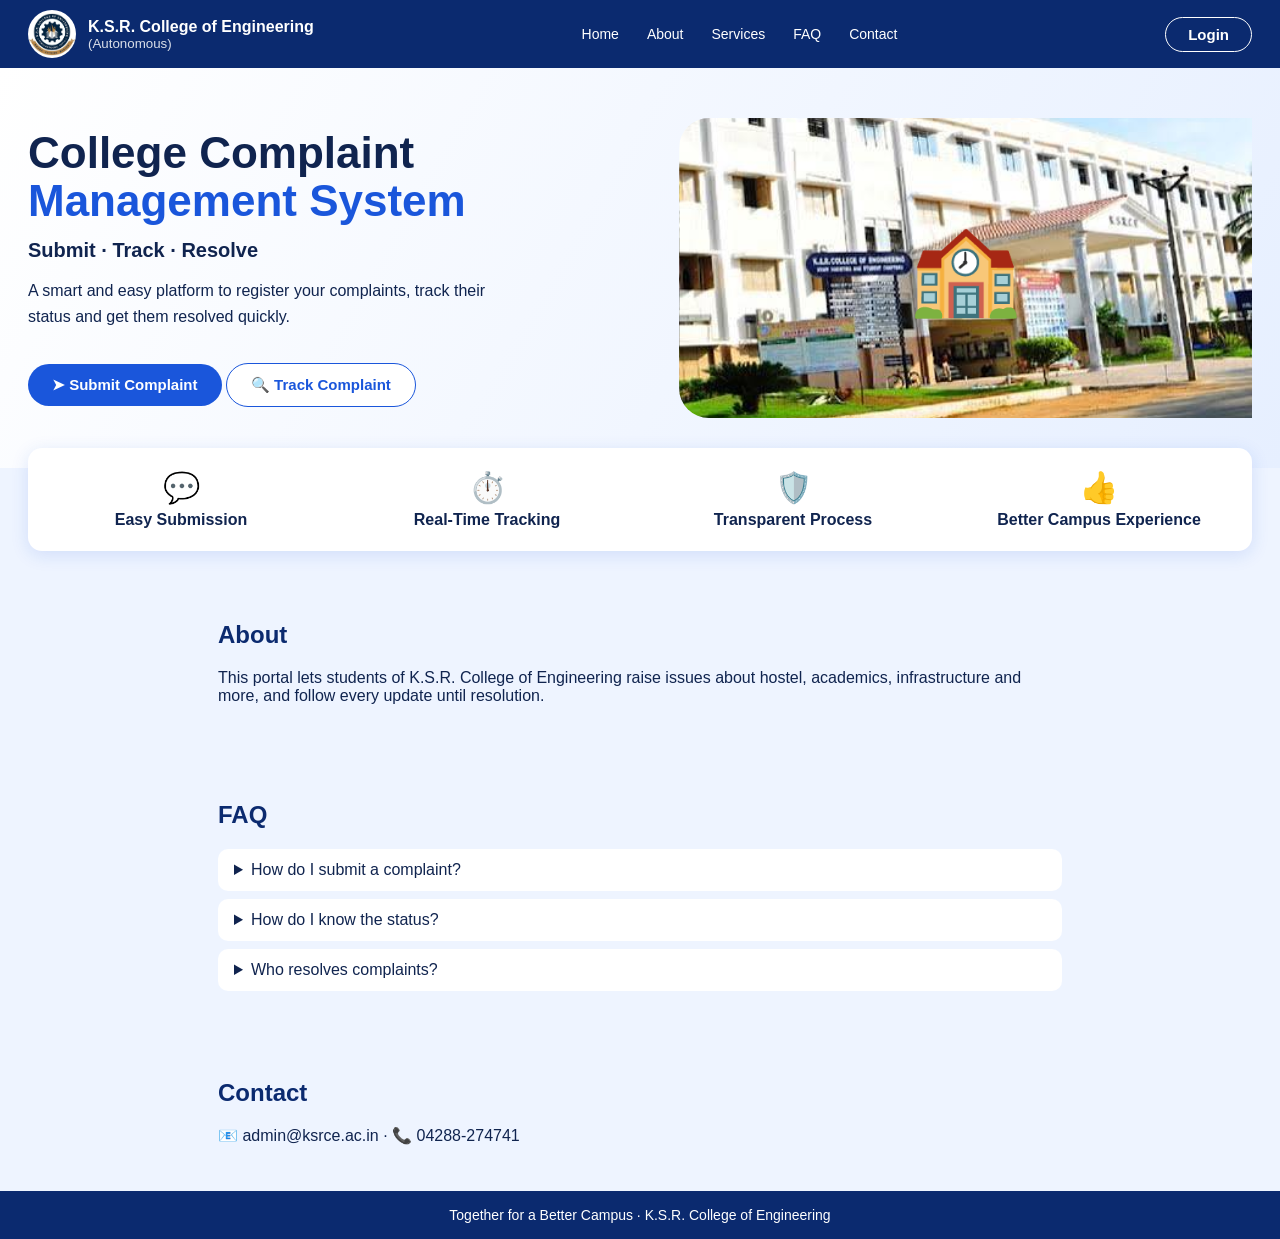
<file: index.html>
<!DOCTYPE html><html lang="en"><head><meta charset="UTF-8"><meta name="viewport" content="width=device-width,initial-scale=1"><title>College Complaint Management System</title><link rel="stylesheet" href="css/style.css"></head>
<body data-page="home"><header class="top"><div class="brand"><span class="logo">🎓</span><div><b>K.S.R. College of Engineering</b><small>(Autonomous)</small></div></div><nav class="nav"><a href="#">Home</a><a href="#about">About</a><a href="#services">Services</a><a href="#faq">FAQ</a><a href="#contact">Contact</a></nav><a class="btn ol" href="login.html">Login</a></header>
<div class="hero"><div><h1>College Complaint <span>Management System</span></h1><div class="tag">Submit · Track · Resolve</div><p>A smart and easy platform to register your complaints, track their status and get them resolved quickly.</p><br><a class="btn" href="submit.html">➤ Submit Complaint</a> <a class="btn o" href="track.html">🔍 Track Complaint</a></div><div class="hero-img">🏫</div></div>
<div class="feats" id="services"><div><i>💬</i>Easy Submission</div><div><i>⏱️</i>Real-Time Tracking</div><div><i>🛡️</i>Transparent Process</div><div><i>👍</i>Better Campus Experience</div></div>
<section class="s" id="about"><h2>About</h2><p>This portal lets students of K.S.R. College of Engineering raise issues about hostel, academics, infrastructure and more, and follow every update until resolution.</p></section>
<section class="s" id="faq"><h2>FAQ</h2><details><summary>How do I submit a complaint?</summary>Register, login, and use Submit Complaint.</details><details><summary>How do I know the status?</summary>Use Track Complaint with your complaint ID.</details><details><summary>Who resolves complaints?</summary>The admin team updates status until resolved.</details></section>
<section class="s" id="contact"><h2>Contact</h2><p>📧 admin@ksrce.ac.in · 📞 04288-274741</p></section>
<div class="foot">Together for a Better Campus · K.S.R. College of Engineering</div><script src="js/app.js"></script></body></html>
</file>
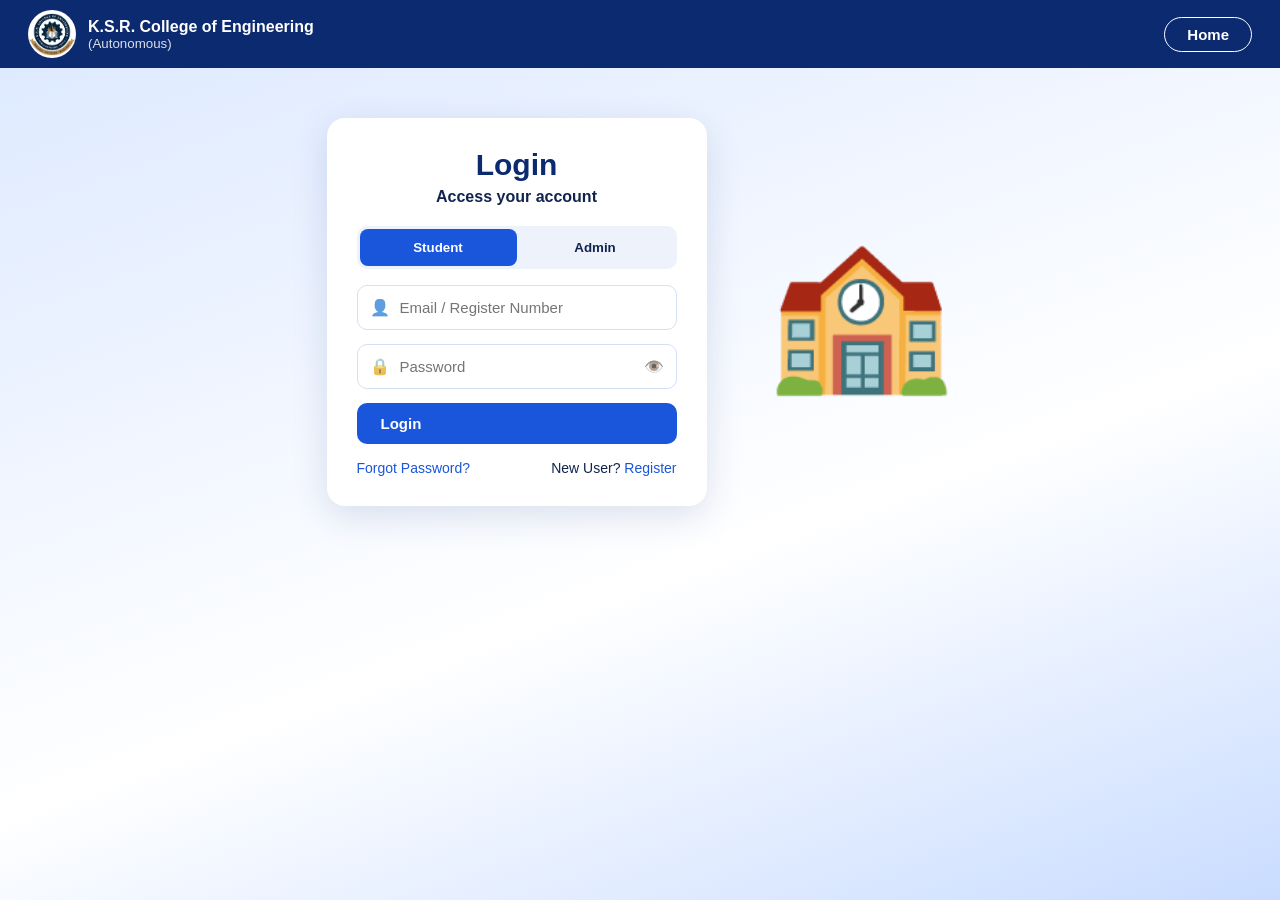
<file: admin.html>
<!DOCTYPE html><html lang="en"><head><meta charset="UTF-8"><meta name="viewport" content="width=device-width,initial-scale=1"><title>Admin Dashboard | KSRCE Complaint System</title><link rel="stylesheet" href="css/style.css"></head>
<body data-page="admin"><header class="top"><div class="brand"><span class="logo">🎓</span><div><b>K.S.R. College of Engineering</b><small>(Autonomous)</small></div></div><div class="user"><span class="av" id="av"></span><span id="uname"></span></div></header>
<div class="layout"><nav class="side"><a href="admin.html" class="on">🏠 Dashboard</a><a href="#" id="logout">🚪 Logout</a></nav><main class="main"><h2>Admin Dashboard</h2><p class="sub">Manage all complaints</p><div class="stats" id="stats"></div><label>Filter by status</label><select id="flt" style="max-width:220px"><option value="">All</option><option>Pending</option><option>In Progress</option><option>Resolved</option><option>Rejected</option></select><br><br><div id="list"></div><h3>Student Feedback</h3><div id="fb"></div></main></div><script src="js/app.js"></script></body></html>
</file>
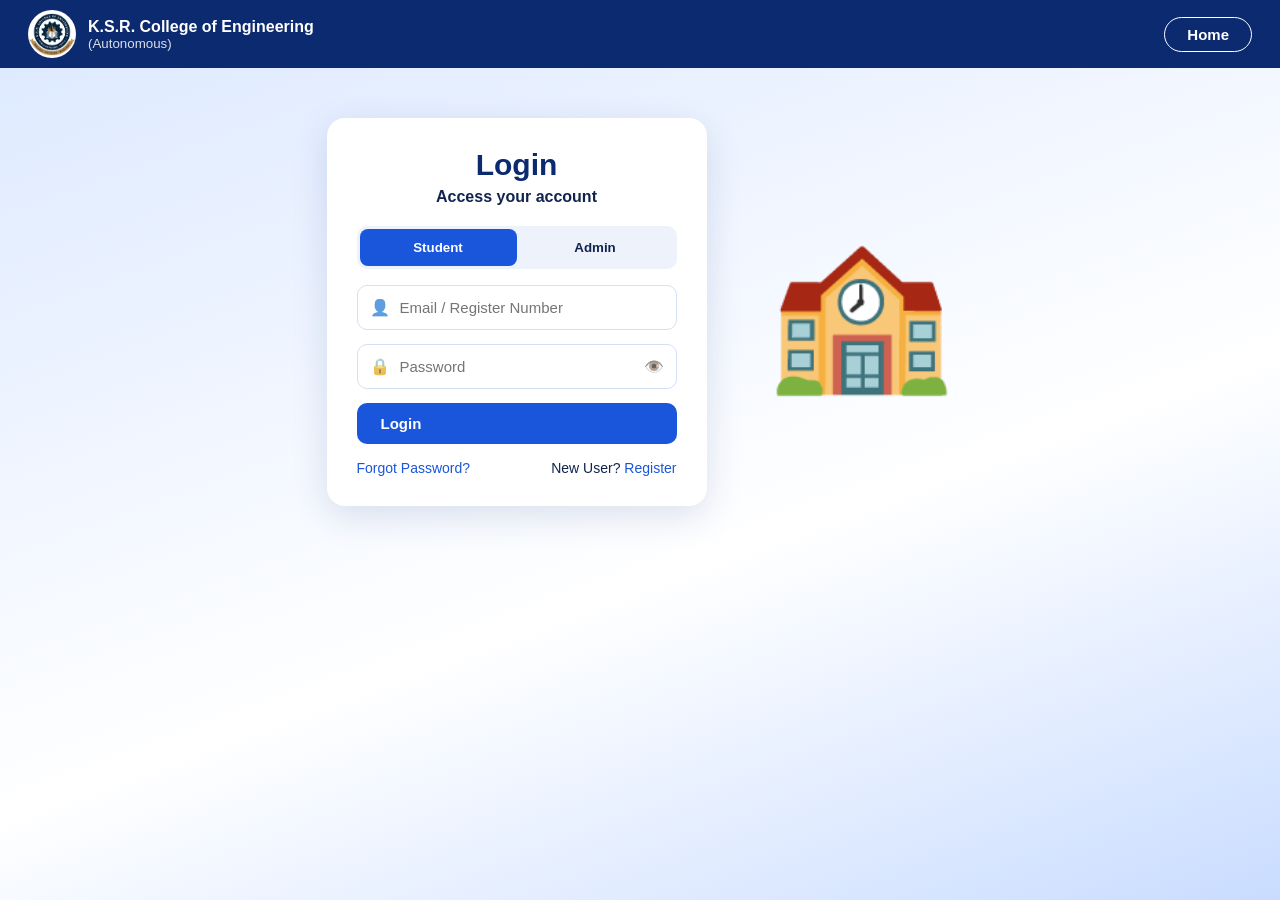
<file: dashboard.html>
<!DOCTYPE html><html lang="en"><head><meta charset="UTF-8"><meta name="viewport" content="width=device-width,initial-scale=1"><title>Dashboard | KSRCE Complaint System</title><link rel="stylesheet" href="css/style.css"></head>
<body data-page="dashboard"><header class="top"><div class="brand"><span class="logo">🎓</span><div><b>K.S.R. College of Engineering</b><small>(Autonomous)</small></div></div><div class="user"><span class="av" id="av"></span><span id="uname"></span></div></header>
<div class="layout"><nav class="side"><a href="dashboard.html" class="on">🏠 Dashboard</a><a href="submit.html" class="">✉️ Submit Complaint</a><a href="track.html" class="">🔍 Track Complaint</a><a href="my-complaints.html" class="">📋 My Complaints</a><a href="feedback.html" class="">⭐ Feedback</a><a href="#" class="" id=logout>🚪 Logout</a></nav><main class="main"><h2>Dashboard</h2><p class="sub">Overview of your complaints</p><div class="stats" id="stats"></div><h3>Recent Complaints</h3><div id="recent"></div></main></div><script src="js/app.js"></script></body></html>
</file>
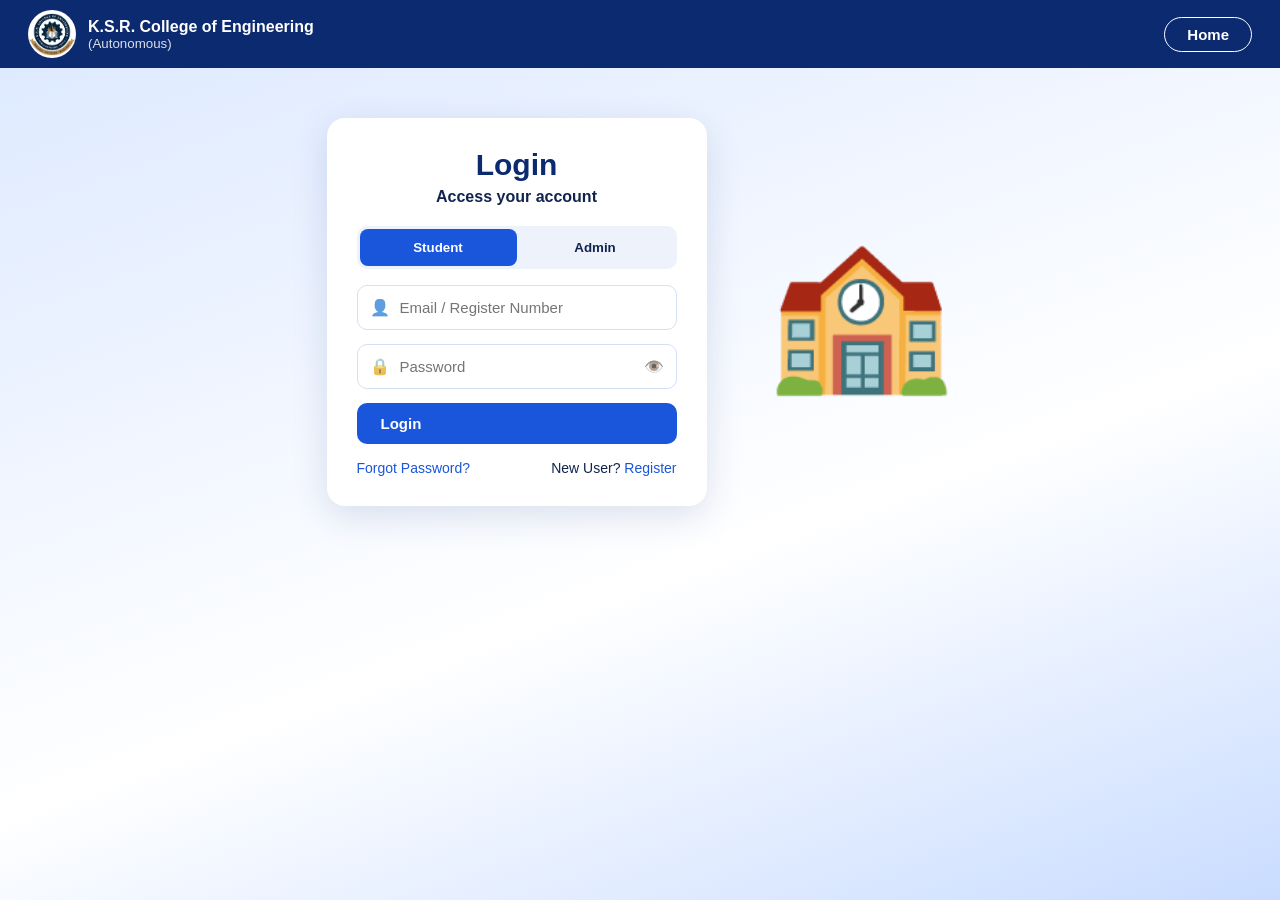
<file: feedback.html>
<!DOCTYPE html><html lang="en"><head><meta charset="UTF-8"><meta name="viewport" content="width=device-width,initial-scale=1"><title>Feedback | KSRCE Complaint System</title><link rel="stylesheet" href="css/style.css"></head>
<body data-page="feedback"><header class="top"><div class="brand"><span class="logo">🎓</span><div><b>K.S.R. College of Engineering</b><small>(Autonomous)</small></div></div><div class="user"><span class="av" id="av"></span><span id="uname"></span></div></header>
<div class="layout"><nav class="side"><a href="dashboard.html" class="">🏠 Dashboard</a><a href="submit.html" class="">✉️ Submit Complaint</a><a href="track.html" class="">🔍 Track Complaint</a><a href="my-complaints.html" class="">📋 My Complaints</a><a href="feedback.html" class="on">⭐ Feedback</a><a href="#" class="" id=logout>🚪 Logout</a></nav><main class="main"><h2>Feedback</h2><p class="sub">Help us improve the system</p><form id="f"><label>Rating</label><select id="rate"><option>5</option><option>4</option><option>3</option><option>2</option><option>1</option></select><label>Your feedback</label><textarea id="text" required></textarea><br><br><button class="btn w">Send Feedback</button></form></main></div><script src="js/app.js"></script></body></html>
</file>
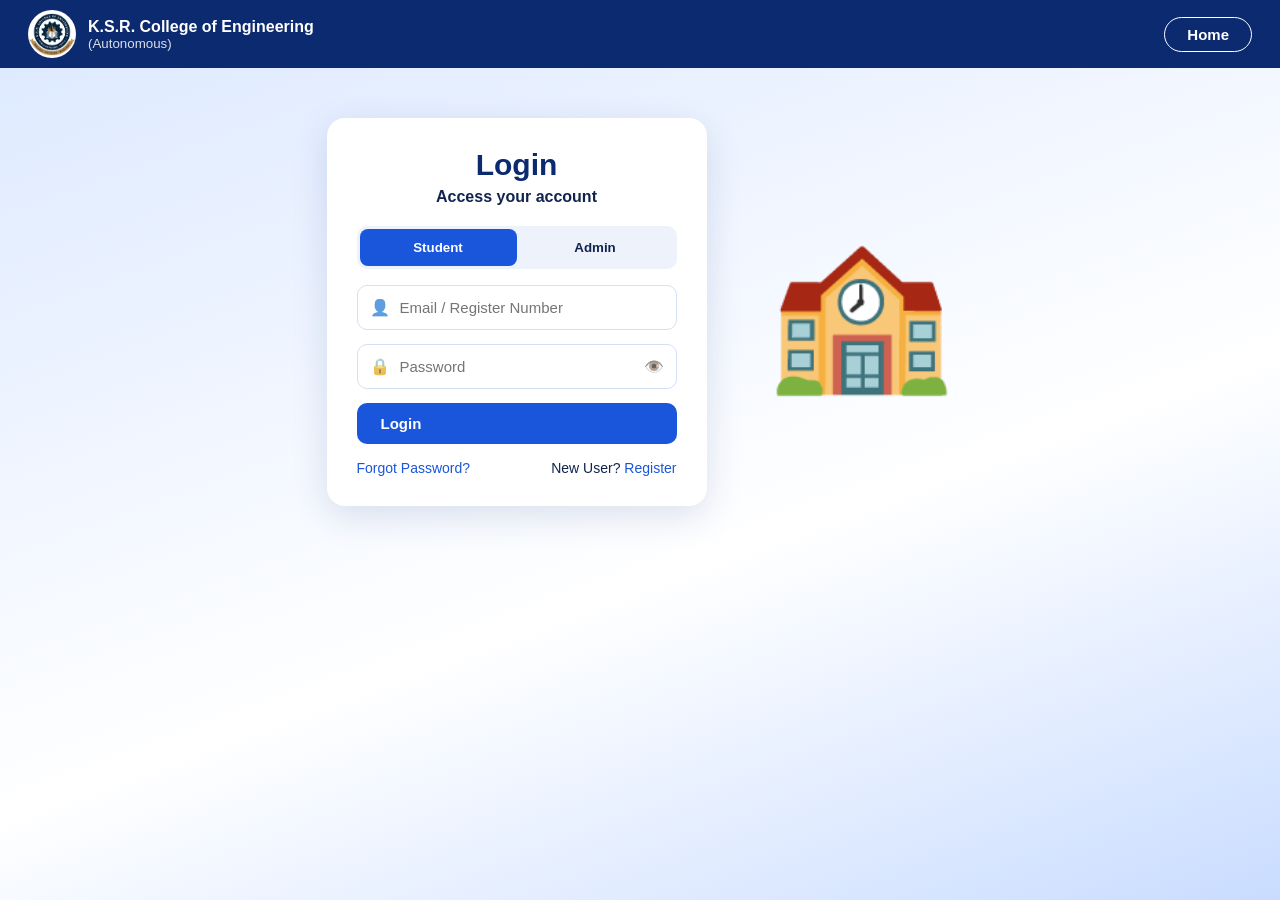
<file: login.html>
<!DOCTYPE html><html lang="en"><head><meta charset="UTF-8"><meta name="viewport" content="width=device-width,initial-scale=1"><title>Login | KSRCE Complaint System</title><link rel="stylesheet" href="css/style.css"></head>
<body data-page="login" class="authbg"><header class="top"><div class="brand"><span class="logo">🎓</span><div><b>K.S.R. College of Engineering</b><small>(Autonomous)</small></div></div><a class="btn ol" href="index.html">Home</a></header>
<div class="wrap"><form class="card" id="f"><h2>Login</h2><div class="sub">Access your account</div><div class="tabs"><button type="button" class="on" data-r="student">Student</button><button type="button" data-r="admin">Admin</button></div><div class="in"><span>👤</span><input id="id" placeholder="Email / Register Number" required></div><div class="in"><span>🔒</span><input id="pass" type="password" placeholder="Password" required><span id="eye" style="cursor:pointer">👁️</span></div><button class="btn w">Login</button><div class="row"><a href="#" id="fp">Forgot Password?</a><span>New User? <a href="register.html">Register</a></span></div></form><div class="art">🏫</div></div><script src="js/app.js"></script></body></html>
</file>
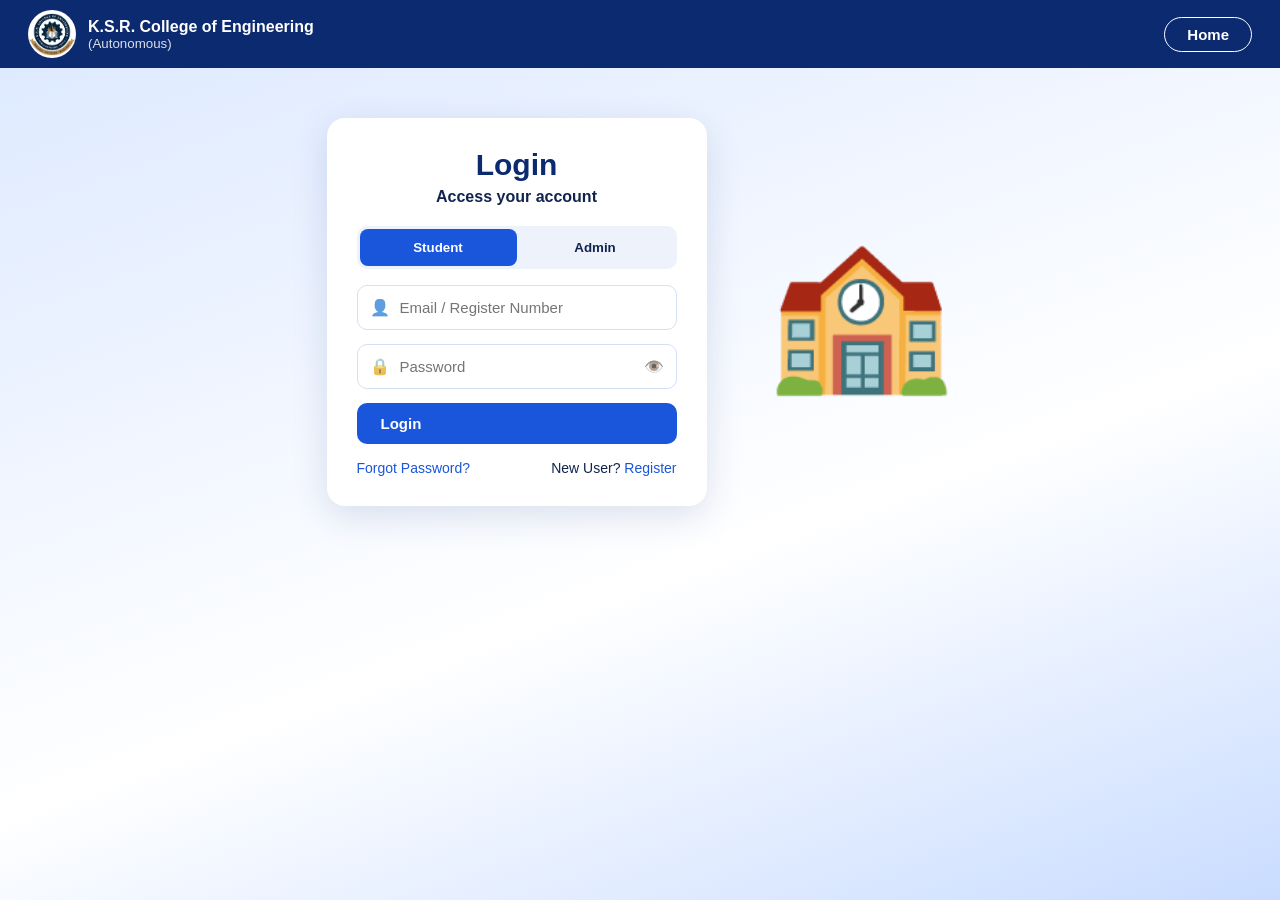
<file: my-complaints.html>
<!DOCTYPE html><html lang="en"><head><meta charset="UTF-8"><meta name="viewport" content="width=device-width,initial-scale=1"><title>My Complaints | KSRCE Complaint System</title><link rel="stylesheet" href="css/style.css"></head>
<body data-page="my"><header class="top"><div class="brand"><span class="logo">🎓</span><div><b>K.S.R. College of Engineering</b><small>(Autonomous)</small></div></div><div class="user"><span class="av" id="av"></span><span id="uname"></span></div></header>
<div class="layout"><nav class="side"><a href="dashboard.html" class="">🏠 Dashboard</a><a href="submit.html" class="">✉️ Submit Complaint</a><a href="track.html" class="">🔍 Track Complaint</a><a href="my-complaints.html" class="on">📋 My Complaints</a><a href="feedback.html" class="">⭐ Feedback</a><a href="#" class="" id=logout>🚪 Logout</a></nav><main class="main"><h2>My Complaints</h2><p class="sub">All complaints you have submitted</p><div id="list"></div></main></div><script src="js/app.js"></script></body></html>
</file>
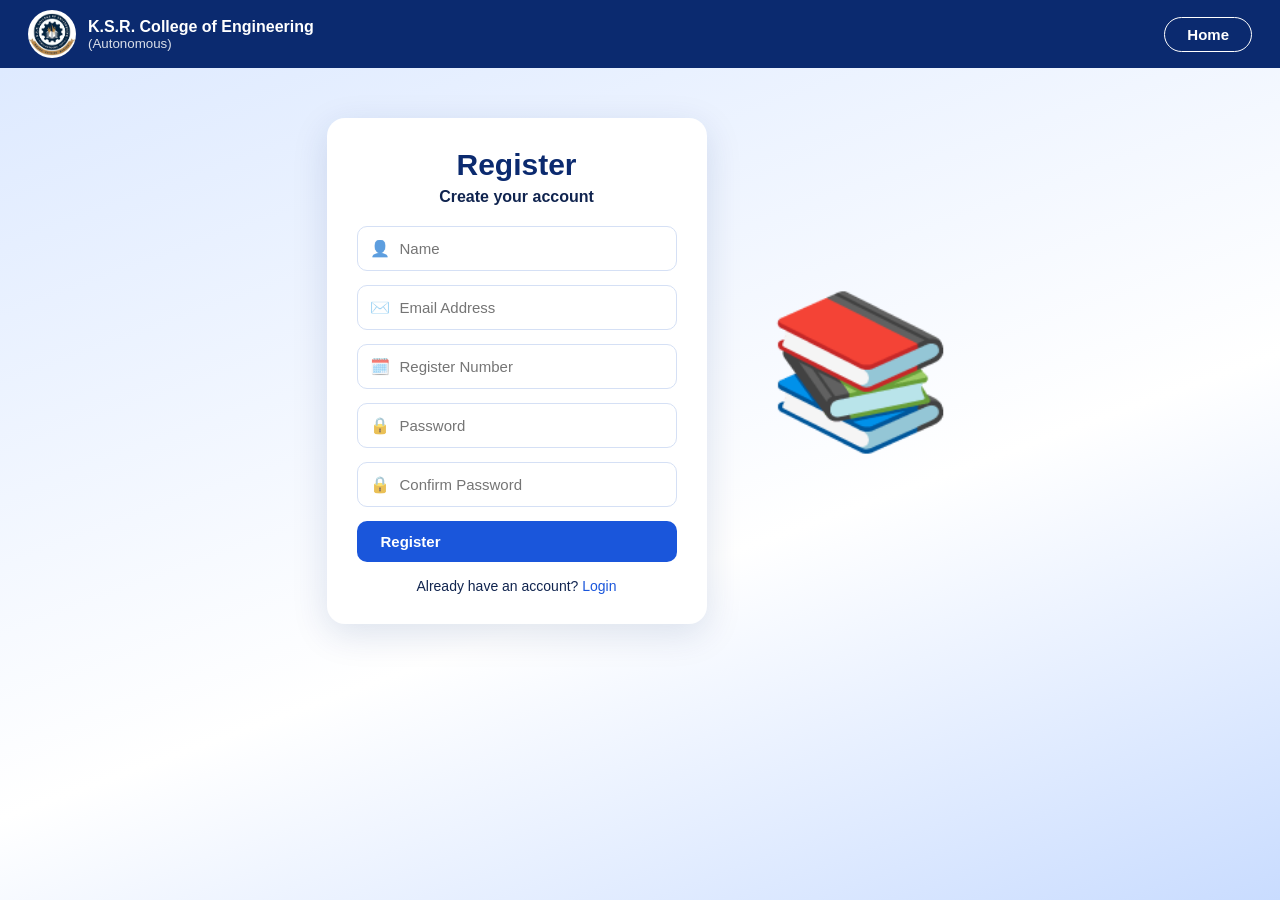
<file: register.html>
<!DOCTYPE html><html lang="en"><head><meta charset="UTF-8"><meta name="viewport" content="width=device-width,initial-scale=1"><title>Register | KSRCE Complaint System</title><link rel="stylesheet" href="css/style.css"></head>
<body data-page="register" class="authbg"><header class="top"><div class="brand"><span class="logo">🎓</span><div><b>K.S.R. College of Engineering</b><small>(Autonomous)</small></div></div><a class="btn ol" href="index.html">Home</a></header>
<div class="wrap"><form class="card" id="f"><h2>Register</h2><div class="sub">Create your account</div><div class="in"><span>👤</span><input id="name" type="text" placeholder="Name" required></div><div class="in"><span>✉️</span><input id="email" type="email" placeholder="Email Address" required></div><div class="in"><span>🗓️</span><input id="reg" type="text" placeholder="Register Number" required></div><div class="in"><span>🔒</span><input id="pass" type="password" placeholder="Password" required></div><div class="in"><span>🔒</span><input id="pass2" type="password" placeholder="Confirm Password" required></div><button class="btn w">Register</button><div class="row" style="justify-content:center">Already have an account?&nbsp;<a href="login.html">Login</a></div></form><div class="art">📚</div></div><script src="js/app.js"></script></body></html>
</file>
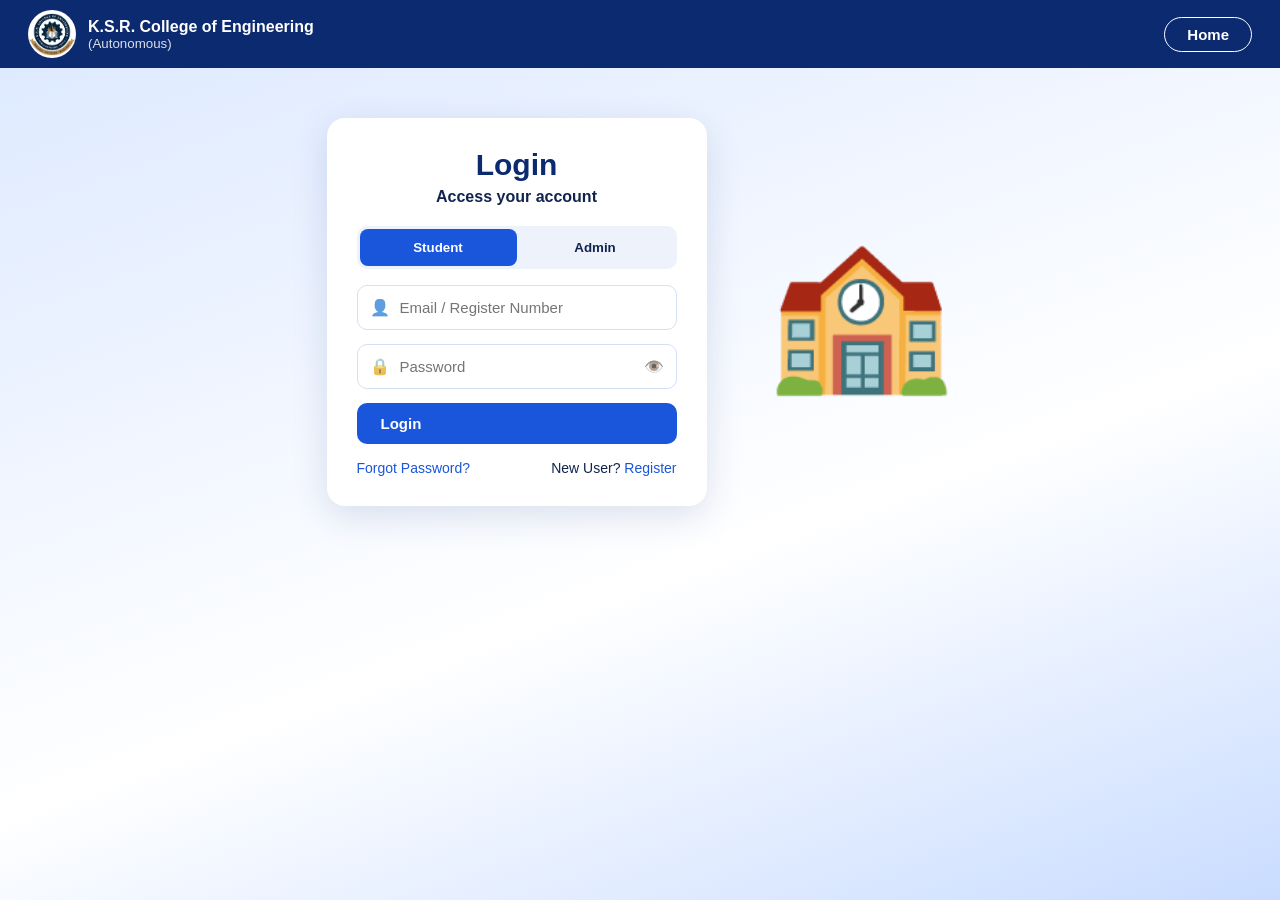
<file: submit.html>
<!DOCTYPE html><html lang="en"><head><meta charset="UTF-8"><meta name="viewport" content="width=device-width,initial-scale=1"><title>Submit a Complaint | KSRCE Complaint System</title><link rel="stylesheet" href="css/style.css"></head>
<body data-page="submit"><header class="top"><div class="brand"><span class="logo">🎓</span><div><b>K.S.R. College of Engineering</b><small>(Autonomous)</small></div></div><div class="user"><span class="av" id="av"></span><span id="uname"></span></div></header>
<div class="layout"><nav class="side"><a href="dashboard.html" class="">🏠 Dashboard</a><a href="submit.html" class="on">✉️ Submit Complaint</a><a href="track.html" class="">🔍 Track Complaint</a><a href="my-complaints.html" class="">📋 My Complaints</a><a href="feedback.html" class="">⭐ Feedback</a><a href="#" class="" id=logout>🚪 Logout</a></nav><main class="main"><h2>Submit a Complaint</h2><p class="sub">Let us know your issue</p><form id="f"><div class="two"><div><label>Select Category</label><select id="cat"><option>Hostel Facility</option><option>Academic</option><option>Infrastructure</option><option>Canteen</option><option>Transport</option><option>Library</option><option>Ragging / Harassment</option><option>Other</option></select></div><div><label>Select Department</label><select id="dept"><option>Hostel</option><option>CSE</option><option>ECE</option><option>EEE</option><option>Mechanical</option><option>Civil</option><option>IT</option><option>Administration</option><option>Library</option><option>Transport</option></select></div></div><label>Describe Your Complaint</label><textarea id="desc" placeholder="Enter complaint details..." required></textarea><label class="up">☁️<br><span id="fn">Upload Evidence (Picture / Document)</span><input id="file" type="file" accept="image/*,.pdf,.doc,.docx" hidden></label><button class="btn w">Submit Complaint</button></form></main></div><script src="js/app.js"></script></body></html>
</file>
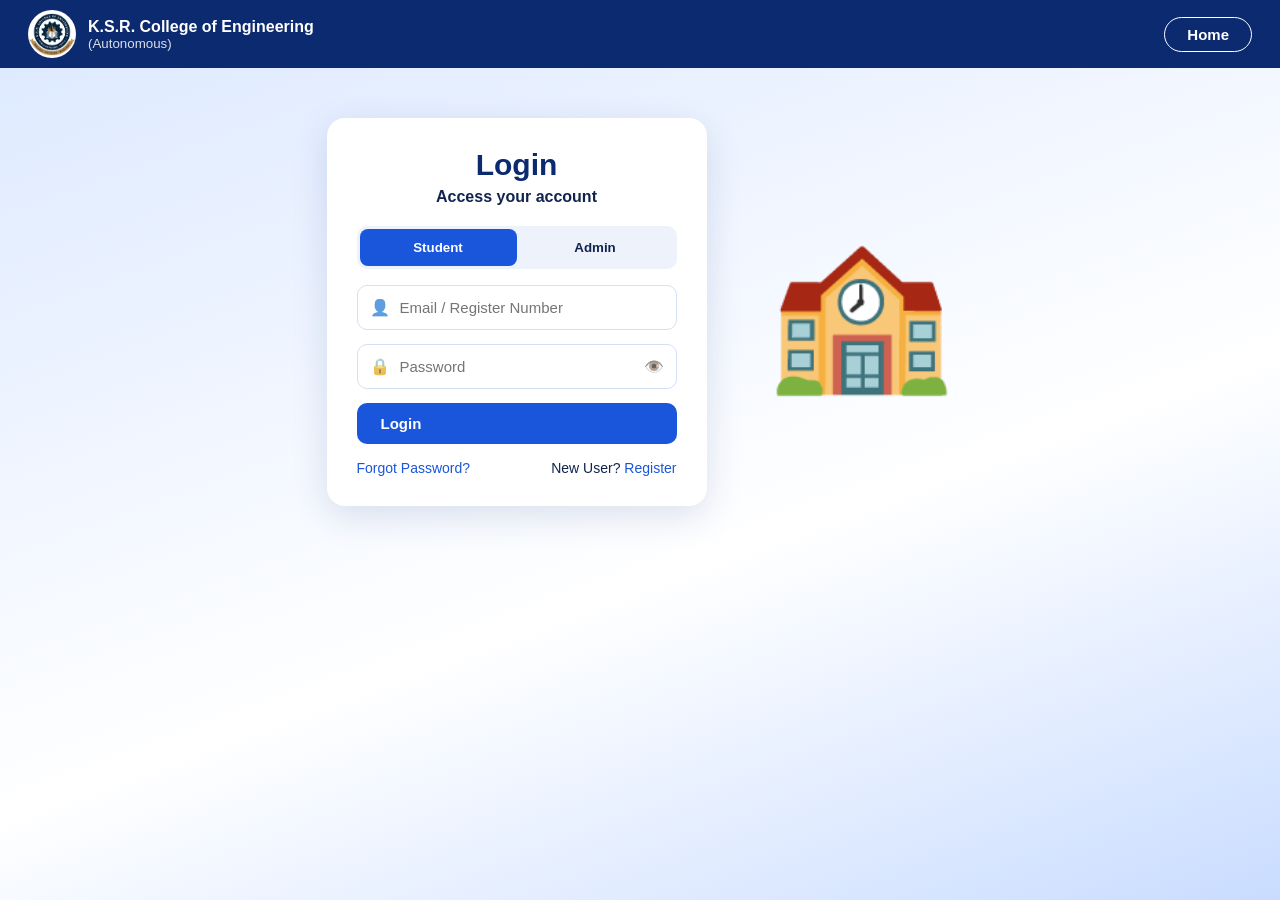
<file: track.html>
<!DOCTYPE html><html lang="en"><head><meta charset="UTF-8"><meta name="viewport" content="width=device-width,initial-scale=1"><title>Track Complaint | KSRCE Complaint System</title><link rel="stylesheet" href="css/style.css"></head>
<body data-page="track"><header class="top"><div class="brand"><span class="logo">🎓</span><div><b>K.S.R. College of Engineering</b><small>(Autonomous)</small></div></div><div class="user"><span class="av" id="av"></span><span id="uname"></span></div></header>
<div class="layout"><nav class="side"><a href="dashboard.html" class="">🏠 Dashboard</a><a href="submit.html" class="">✉️ Submit Complaint</a><a href="track.html" class="on">🔍 Track Complaint</a><a href="my-complaints.html" class="">📋 My Complaints</a><a href="feedback.html" class="">⭐ Feedback</a><a href="#" class="" id=logout>🚪 Logout</a></nav><main class="main"><h2>Track Complaint</h2><p class="sub">Enter your complaint ID</p><form id="f" style="display:flex;gap:10px"><input class="fi" id="cid" placeholder="e.g. CMP123456" required><button class="btn">Track</button></form><div id="res" style="margin-top:20px"></div></main></div><script src="js/app.js"></script></body></html>
</file>
<file: css/style.css>
:root{--navy:#0b2a6f;--blue:#1a56db;--bg:#eef4ff;--line:#d5e0f5;--txt:#10244f}
*{box-sizing:border-box}body{margin:0;font-family:Inter,'Segoe UI',Arial,sans-serif;color:var(--txt);background:var(--bg)}
a{color:var(--blue);text-decoration:none}
.top{background:var(--navy);color:#fff;display:flex;align-items:center;justify-content:space-between;padding:10px 28px}
.brand{display:flex;align-items:center;gap:12px}.brand small{display:block;opacity:.85}
.logo{width:42px;height:42px;border-radius:50%;background:#f5c542;display:grid;place-items:center;font-size:22px}
.nav a{color:#fff;margin:0 14px;font-size:14px}.btn{display:inline-flex;align-items:center;gap:8px;border:0;border-radius:24px;padding:12px 24px;font-weight:600;font-size:15px;cursor:pointer;background:var(--blue);color:#fff}
.btn.o{background:#fff;color:var(--blue);border:1px solid var(--blue)}.btn.w{width:100%;border-radius:10px}.btn.ol{background:none;border:1px solid #fff;padding:8px 22px}
.hero{display:grid;grid-template-columns:1.1fr 1fr;gap:20px;align-items:center;padding:50px 28px;background:linear-gradient(120deg,#fff,#e6efff)}
.hero h1{font-size:44px;margin:0 0 14px;line-height:1.1}.hero h1 span{color:var(--blue)}.hero p{max-width:480px;line-height:1.6}
.hero .tag{font-weight:700;font-size:20px;margin-bottom:12px}.hero-img{height:300px;border-radius:30px 0 0 30px;background:url(../assets/college.jpg) center/cover,linear-gradient(135deg,#7fb2ff,#1a56db);display:grid;place-items:center;font-size:90px}
.feats{display:grid;grid-template-columns:repeat(4,1fr);background:#fff;margin:0 28px;border-radius:14px;box-shadow:0 4px 18px #1a56db22;transform:translateY(-20px)}
.feats div{text-align:center;padding:22px;font-weight:600}.feats i{display:block;font-size:30px;font-style:normal;margin-bottom:6px}
section.s{padding:30px 28px;max-width:900px;margin:auto}section.s h2{color:var(--navy)}
details{background:#fff;border-radius:10px;padding:12px 16px;margin:8px 0}
.foot{background:var(--navy);color:#fff;text-align:center;padding:16px;font-size:14px}
.authbg{min-height:100vh;background:linear-gradient(160deg,#dbe8ff,#fff 60%,#c9dcff)}
.wrap{display:flex;justify-content:center;align-items:center;gap:60px;padding:50px 16px}
.card{background:#fff;border-radius:18px;box-shadow:0 10px 36px #0b2a6f22;padding:30px;width:100%;max-width:380px}
.card h2{text-align:center;color:var(--navy);margin:0;font-size:30px}.card .sub{text-align:center;font-weight:600;margin:6px 0 20px}
.in{display:flex;align-items:center;gap:10px;border:1px solid var(--line);border-radius:10px;padding:0 12px;margin-bottom:14px;background:#fff}
.in input{flex:1;border:0;outline:0;padding:13px 0;font-size:15px;background:none}.in span{opacity:.7;cursor:default}
.tabs{display:flex;background:#eef2fb;border-radius:10px;padding:3px;margin-bottom:16px}
.tabs button{flex:1;border:0;padding:11px;border-radius:8px;background:none;font-weight:700;cursor:pointer;color:var(--txt)}.tabs .on{background:var(--blue);color:#fff}
.row{display:flex;justify-content:space-between;font-size:14px;margin-top:16px}.art{font-size:150px}
.layout{display:flex;min-height:calc(100vh - 62px)}.side{width:210px;background:var(--navy);padding:16px 10px}
.side a{display:block;color:#fff;padding:12px 14px;border-radius:8px;margin-bottom:4px;font-size:15px}.side a.on{background:var(--blue)}
.user{display:flex;align-items:center;gap:10px}.av{width:34px;height:34px;border-radius:50%;background:#f5c542;color:#000;display:grid;place-items:center;font-weight:700}
.main{flex:1;padding:24px;background:#fff;margin:14px;border-radius:14px;box-shadow:0 4px 18px #0b2a6f14}
.main h2{color:var(--navy);margin:0 0 4px}.main .sub{margin:0 0 18px;color:#52628a}
label{font-weight:700;font-size:14px;display:block;margin:12px 0 6px}
select,textarea,.fi{width:100%;border:1px solid var(--line);border-radius:8px;padding:12px;font-size:15px;font-family:inherit;background:#fff}
.two{display:grid;grid-template-columns:1fr 1fr;gap:16px}textarea{min-height:100px}
.up{display:block;text-align:center;border:2px dashed #8fb0f0;background:#eef4ff;border-radius:10px;padding:16px;margin:14px 0;cursor:pointer;font-weight:600;font-size:14px}
.stats{display:grid;grid-template-columns:repeat(4,1fr);gap:14px;margin-bottom:20px}
.stat{background:var(--bg);border-radius:12px;padding:16px;text-align:center}.stat b{font-size:30px;color:var(--blue);display:block}
table{width:100%;border-collapse:collapse;font-size:14px}th,td{text-align:left;padding:10px;border-bottom:1px solid var(--line)}th{background:#f3f7ff}
.b{padding:3px 10px;border-radius:12px;font-size:12px;font-weight:700}.Pending{background:#fff1cc;color:#8a6100}.InProgress{background:#dbe8ff;color:#1a56db}.Resolved{background:#d6f5de;color:#14702b}.Rejected{background:#fde0e0;color:#b42323}
.tl{border-left:3px solid var(--blue);margin:14px 0 0 8px;padding-left:16px}.tl div{margin-bottom:12px;font-size:14px}
.toast{position:fixed;bottom:20px;left:50%;transform:translateX(-50%);background:#10244f;color:#fff;padding:12px 22px;border-radius:24px;z-index:9}.toast.err{background:#b42323}
@media(max-width:760px){.hero,.two,.feats,.stats{grid-template-columns:1fr}.art{display:none}.layout{flex-direction:column}.side{width:auto;display:flex;overflow:auto}.nav{display:none}.hero h1{font-size:32px}.main{overflow-x:auto}}
.logo{font-size:0;width:48px;height:48px;background:#fff url(../assets/logo.png) center/contain no-repeat}
</file>
